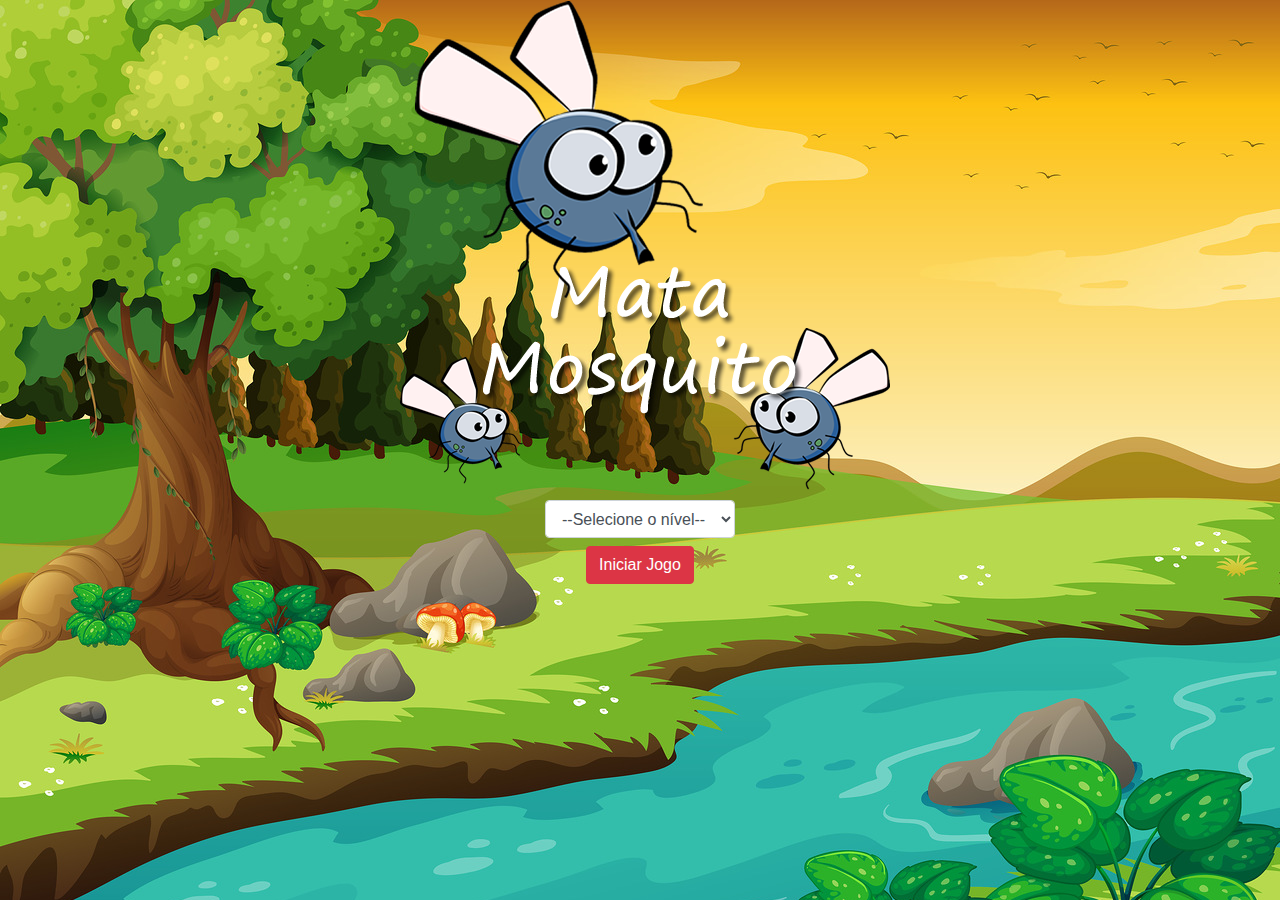
<file: index.html>
<!DOCTYPE html>
<html>
<head>
	<title></title>
	<meta charset="utf-8">
	<link rel="stylesheet" href="https://stackpath.bootstrapcdn.com/bootstrap/4.5.2/css/bootstrap.min.css" integrity="sha384-JcKb8q3iqJ61gNV9KGb8thSsNjpSL0n8PARn9HuZOnIxN0hoP+VmmDGMN5t9UJ0Z" crossorigin="anonymous"/>
	<link rel="stylesheet" type="text/css" href="estilo.css">
	<script type="text/javascript">
		
		function iniciarJogo(){
			var nivel = document.getElementById('nivel').value
			if(nivel=== ''){
				alert('Selecione um nivel pera iniciar o jogo')
			}
			window.location.href = 'app.html?' + nivel
		}
	</script>
</head>
<body>
	<div class="container">
		<div class="row">
			<div class="col">
				<div class="d-flex justify-content-center">
					<img src="imagens/game.png">
				</div>
			</div>	
		</div>
		<div class="container">
			<div class="row">
				<div class="col">
					<div class="d-flex justify-content-center">
						<div class="mb-2">
							
						
							<select class="form-control" id="nivel">
								<option value="">--Selecione o nível-- </option>
								<option value="Normal">Normal</option>
								<option value="Dificil">Dificil </option>
								<option value="Chuck Norris">Chuck Norris</option>
							</select>
						</div>	
					</div>
				</div>
			</div>
		</div>

		<div class="row">
			<div class="col">
				<div class="d-flex justify-content-center">
					<button type="button" class="btn btn-danger" onclick="iniciarJogo()"> Iniciar Jogo</button>
				</div>
			</div>	
		</div>
	</div>

</body>
</html>
</file>
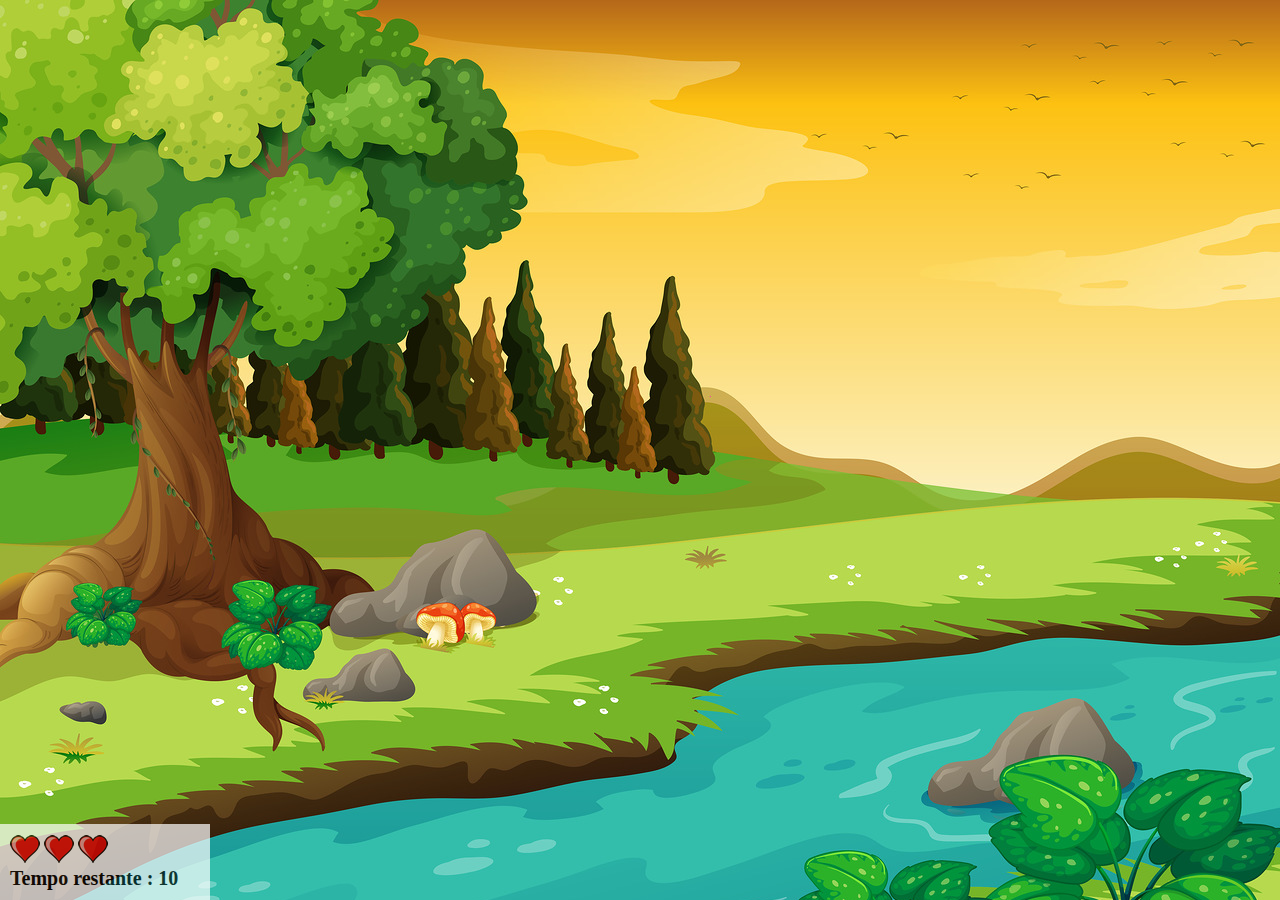
<file: app.html>
<!DOCTYPE html>
<html>
<head>
	<title></title>
	<meta charset="utf-8">
	<link rel="stylesheet" type="text/css" href="estilo.css">
	<script src="jogo.js"></script>
	
</head>
<body onresize="ajustaTamanhoPalcoJogo ()">
	<div class="painel">
		<div class="vida">
			<img id="v1" src="imagens/coracao_cheio.png">
			<img id="v2" src="imagens/coracao_cheio.png">
			<img id="v3" src="imagens/coracao_cheio.png">
			
			
		</div >
		<div class="cronomentro">
	
			Tempo restante : <span id="cronometro" ></span>
			
		</div>
		
	</div>
	
	<script >
		document.getElementById('cronometro').innerHTML=tempo
		var criaMosquito = setInterval(function(){
			posicaoRandomica()
		},criaMosquitoTempo)
	</script>

</body>
</html>
</file>
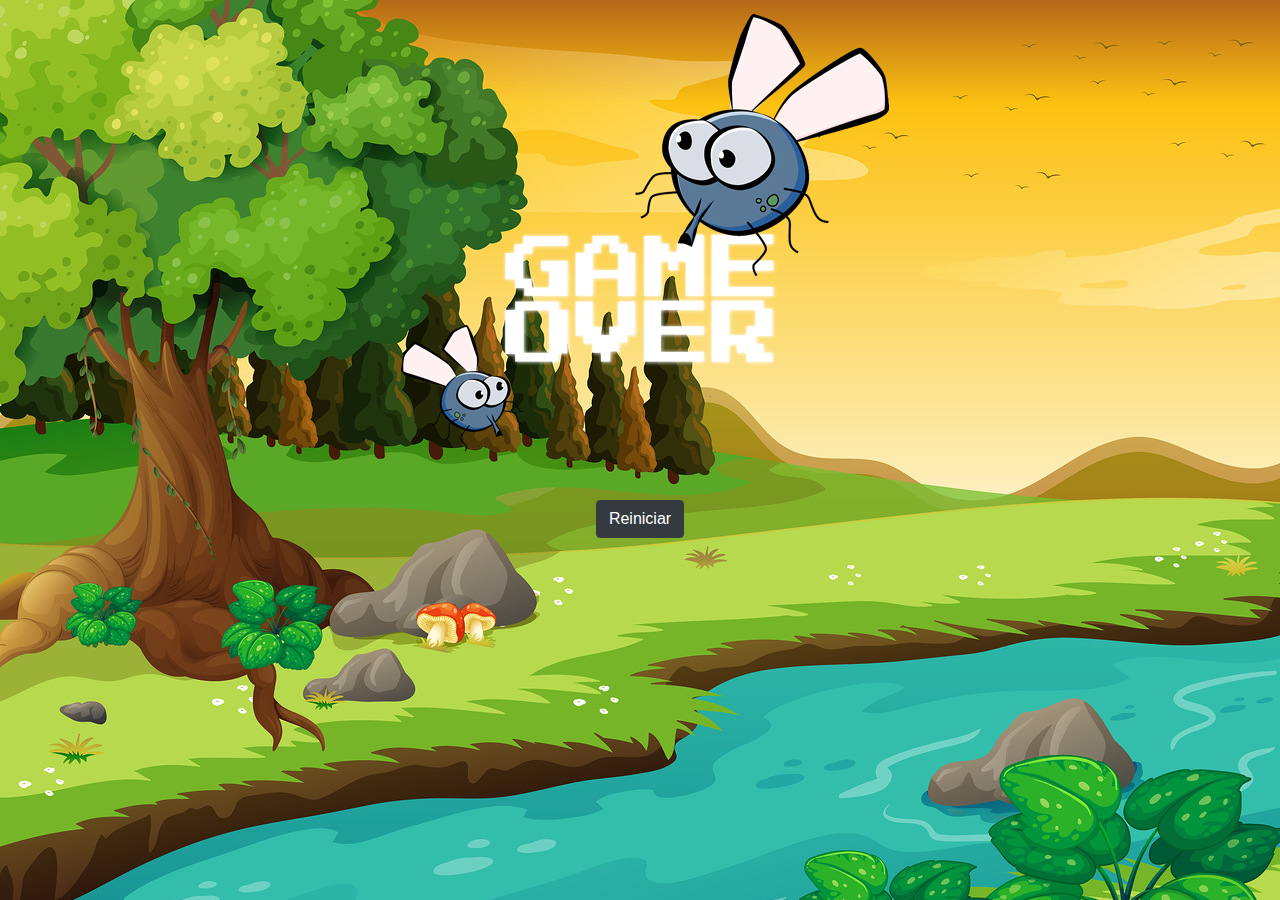
<file: fim_de_jogo.html>
<!DOCTYPE html>
<html>
<head>
	<title></title>
	<meta charset="utf-8">
	<link rel="stylesheet" href="https://stackpath.bootstrapcdn.com/bootstrap/4.5.2/css/bootstrap.min.css" integrity="sha384-JcKb8q3iqJ61gNV9KGb8thSsNjpSL0n8PARn9HuZOnIxN0hoP+VmmDGMN5t9UJ0Z" crossorigin="anonymous"/>
	<link rel="stylesheet" type="text/css" href="estilo.css">
</head>
<body>
	<div class="container">
		<div class="row">
			<div class="col">
				<div class="d-flex justify-content-center">
					<img src="imagens/game_over.png">
				</div>
			</div>	
		</div>

		<div class="row">
			<div class="col">
				<div class="d-flex justify-content-center">
					<button type="button" class="btn btn-dark" onclick="window.location.href ='index.html'"> Reiniciar</button>
				</div>
			</div>	
		</div>
	</div>

</body>
</html>
</file>
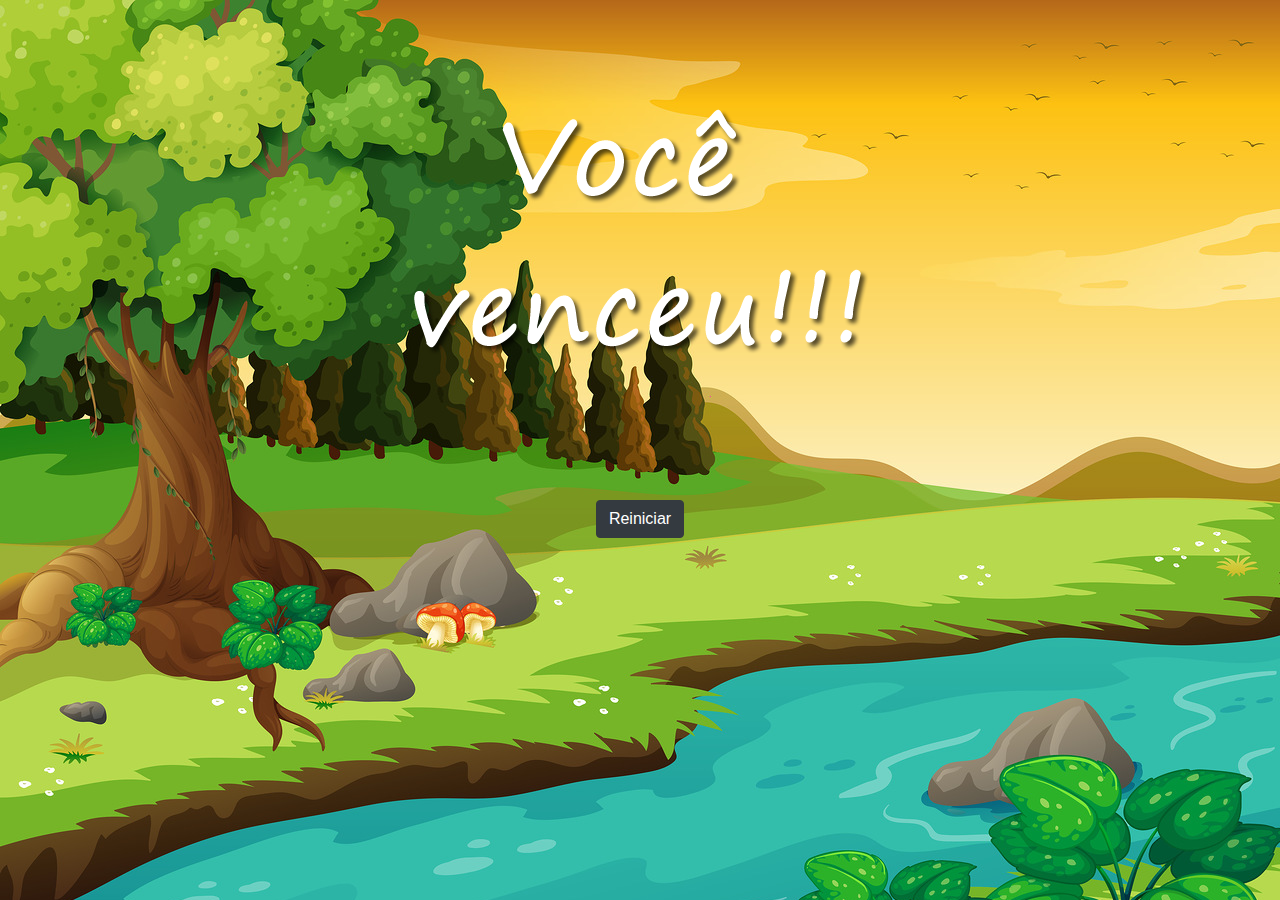
<file: vitoria.html>
<!DOCTYPE html>
<html>
<head>
	<title></title>
	<meta charset="utf-8">
	<link rel="stylesheet" href="https://stackpath.bootstrapcdn.com/bootstrap/4.5.2/css/bootstrap.min.css" integrity="sha384-JcKb8q3iqJ61gNV9KGb8thSsNjpSL0n8PARn9HuZOnIxN0hoP+VmmDGMN5t9UJ0Z" crossorigin="anonymous"/>
	<link rel="stylesheet" type="text/css" href="estilo.css">
</head>
<body>
	<div class="container">
		<div class="row">
			<div class="col">
				<div class="d-flex justify-content-center">
					<img src="imagens/vitoria.png">
				</div>
			</div>	
		</div>

		<div class="row">
			<div class="col">
				<div class="d-flex justify-content-center">
					<button type="button" class="btn btn-dark" onclick="window.location.href ='index.html'"> Reiniciar</button>
				</div>
			</div>	
		</div>
	</div>

</body>
</html>
</file>
<file: estilo.css>
html{
	cursor: url(imagens/mata_mosca.png) 30 30 ,auto;
}
body{
	background-image: url(imagens/bg.jpg);
	background-repeat: no-repeat;
}
.mosquito1{
	width: 50px;
	height: 50px;

}
.mosquito2{
	width: 70px;
	height: 70px;

}
.mosquito3{
	width: 90px;
	height: 90px;

}
.ladoA {
	transform:scaleX(1);

}
.ladoB {
	transform:scaleX(-1);
	
}
.painel{
	position: absolute;
	width: 190px;
	padding: 10px;
	left: 0px;
	bottom: 0px;
	border-top: 1px solid #fff;
	background-color: #fff;
	opacity: 0.7;

}
.vida{
	float: left;
}
.cronomentro{
	float: left;
	font-size: 20px;
	font-weight: bold;
}
</file>
